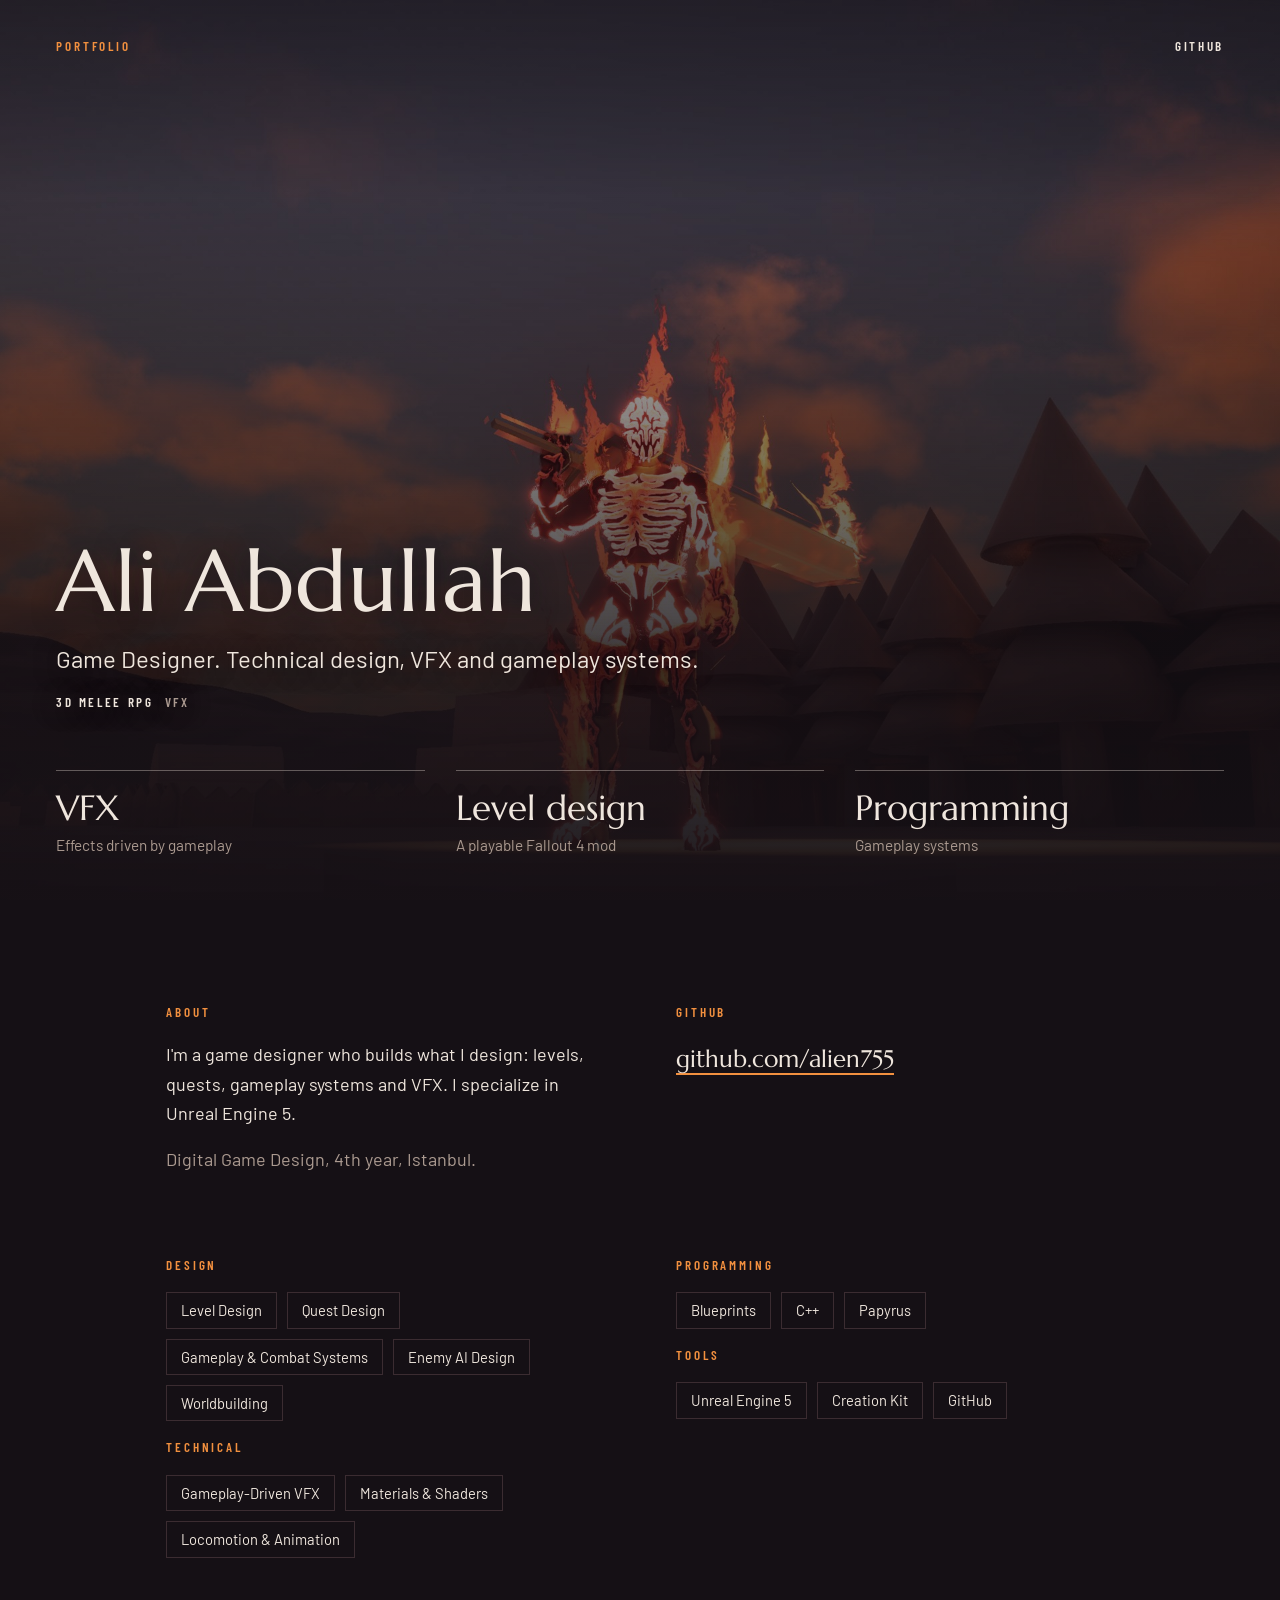
<file: index.html>
<!DOCTYPE html>
<html lang="en">
<head>
<meta charset="utf-8">
<meta name="viewport" content="width=device-width, initial-scale=1">
<title>Ali Abdullah Portfolio</title>
<meta name="description" content="Game Designer. Technical design, VFX and gameplay systems.">
<meta property="og:title" content="Ali Abdullah Portfolio">
<meta property="og:description" content="Game Designer. Technical design, VFX and gameplay systems.">
<meta property="og:image" content="https://alien755.github.io/portfolio/img/hero.jpg">
<link rel="stylesheet" href="https://fonts.googleapis.com/css2?family=Barlow:wght@400;500;600&family=Barlow+Condensed:wght@500;600&family=Marcellus&display=swap">
<link rel="stylesheet" href="styles.css?v=4">
</head>
<body>

<main>
  <section class="stage">
    <div class="slides" aria-hidden="true">
      <div class="slide is-on" style="background-image: url(img/home-demon.jpg); background-position: 50% 45%"></div>
      <div class="slide"></div>
    </div>
    <div class="scrim" aria-hidden="true"></div>

    <div class="stage-top">
      <span class="label">Portfolio</span>
      <a href="https://github.com/alien755">GitHub</a>
    </div>

    <div class="stage-body">
      <div class="stage-name">
        <h1>Ali Abdullah</h1>
        <p class="role">Game Designer. Technical design, VFX and gameplay systems.</p>
        <p class="now" id="now"><b>3D Melee RPG</b> &nbsp;VFX</p>
      </div>
      <nav class="doors" aria-label="Sections">
        <a class="door" href="vfx.html"><strong>VFX</strong><span>Effects driven by gameplay</span></a>
        <a class="door" href="level-design.html"><strong>Level design</strong><span>A playable Fallout 4 mod</span></a>
        <a class="door" href="programming.html"><strong>Programming</strong><span>Gameplay systems</span></a>
      </nav>
    </div>
  </section>

  <div class="page">
    <section class="about">
      <div>
        <span class="label">About</span>
        <p>I'm a game designer who builds what I design: levels, quests, gameplay systems and VFX. I specialize in Unreal Engine 5.</p>
        <p class="muted">Digital Game Design, 4th year, Istanbul.</p>
      </div>
      <div>
        <span class="label">GitHub</span>
        <p><a class="link" href="https://github.com/alien755">github.com/alien755</a></p>
      </div>
      <div>
        <span class="label">Design</span>
        <ul class="tags">
          <li>Level Design</li>
          <li>Quest Design</li>
          <li>Gameplay &amp; Combat Systems</li>
          <li>Enemy AI Design</li>
          <li>Worldbuilding</li>
        </ul>
        <span class="label">Technical</span>
        <ul class="tags">
          <li>Gameplay-Driven VFX</li>
          <li>Materials &amp; Shaders</li>
          <li>Locomotion &amp; Animation</li>
        </ul>
      </div>
      <div>
        <span class="label">Programming</span>
        <ul class="tags">
          <li>Blueprints</li>
          <li>C++</li>
          <li>Papyrus</li>
        </ul>
        <span class="label">Tools</span>
        <ul class="tags">
          <li>Unreal Engine 5</li>
          <li>Creation Kit</li>
          <li>GitHub</li>
        </ul>
      </div>
    </section>
  </div>
</main>

<script>
  (function () {
    var works = [
      { src: "img/home-demon.jpg", pos: "50% 45%", title: "3D Melee RPG", kind: "VFX" },
      { src: "img/ld-07.jpg", pos: "50% 45%", title: "Overkill Protocol", kind: "Level design" },
      { src: "img/hero.jpg", pos: "50% 62%", title: "3D Melee RPG", kind: "VFX" },
      { src: "img/ld-01.jpg", pos: "50% 52%", title: "Overkill Protocol", kind: "Level design" }
    ];
    var layers = document.querySelectorAll(".slide");
    var now = document.getElementById("now");
    var index = 0;
    var front = 0;

    function show(next) {
      var work = works[next];
      var picture = new Image();
      picture.onload = function () {
        var back = layers[1 - front];
        back.style.backgroundImage = "url(" + work.src + ")";
        back.style.backgroundPosition = work.pos;
        back.classList.add("is-on");
        layers[front].classList.remove("is-on");
        front = 1 - front;
        index = next;
        now.textContent = "";
        var title = document.createElement("b");
        title.textContent = work.title;
        now.appendChild(title);
        now.appendChild(document.createTextNode("  " + work.kind));
      };
      picture.src = work.src;
    }

    setInterval(function () {
      if (!document.hidden) { show((index + 1) % works.length); }
    }, 6000);
  })();
</script>

</body>
</html>
</file>
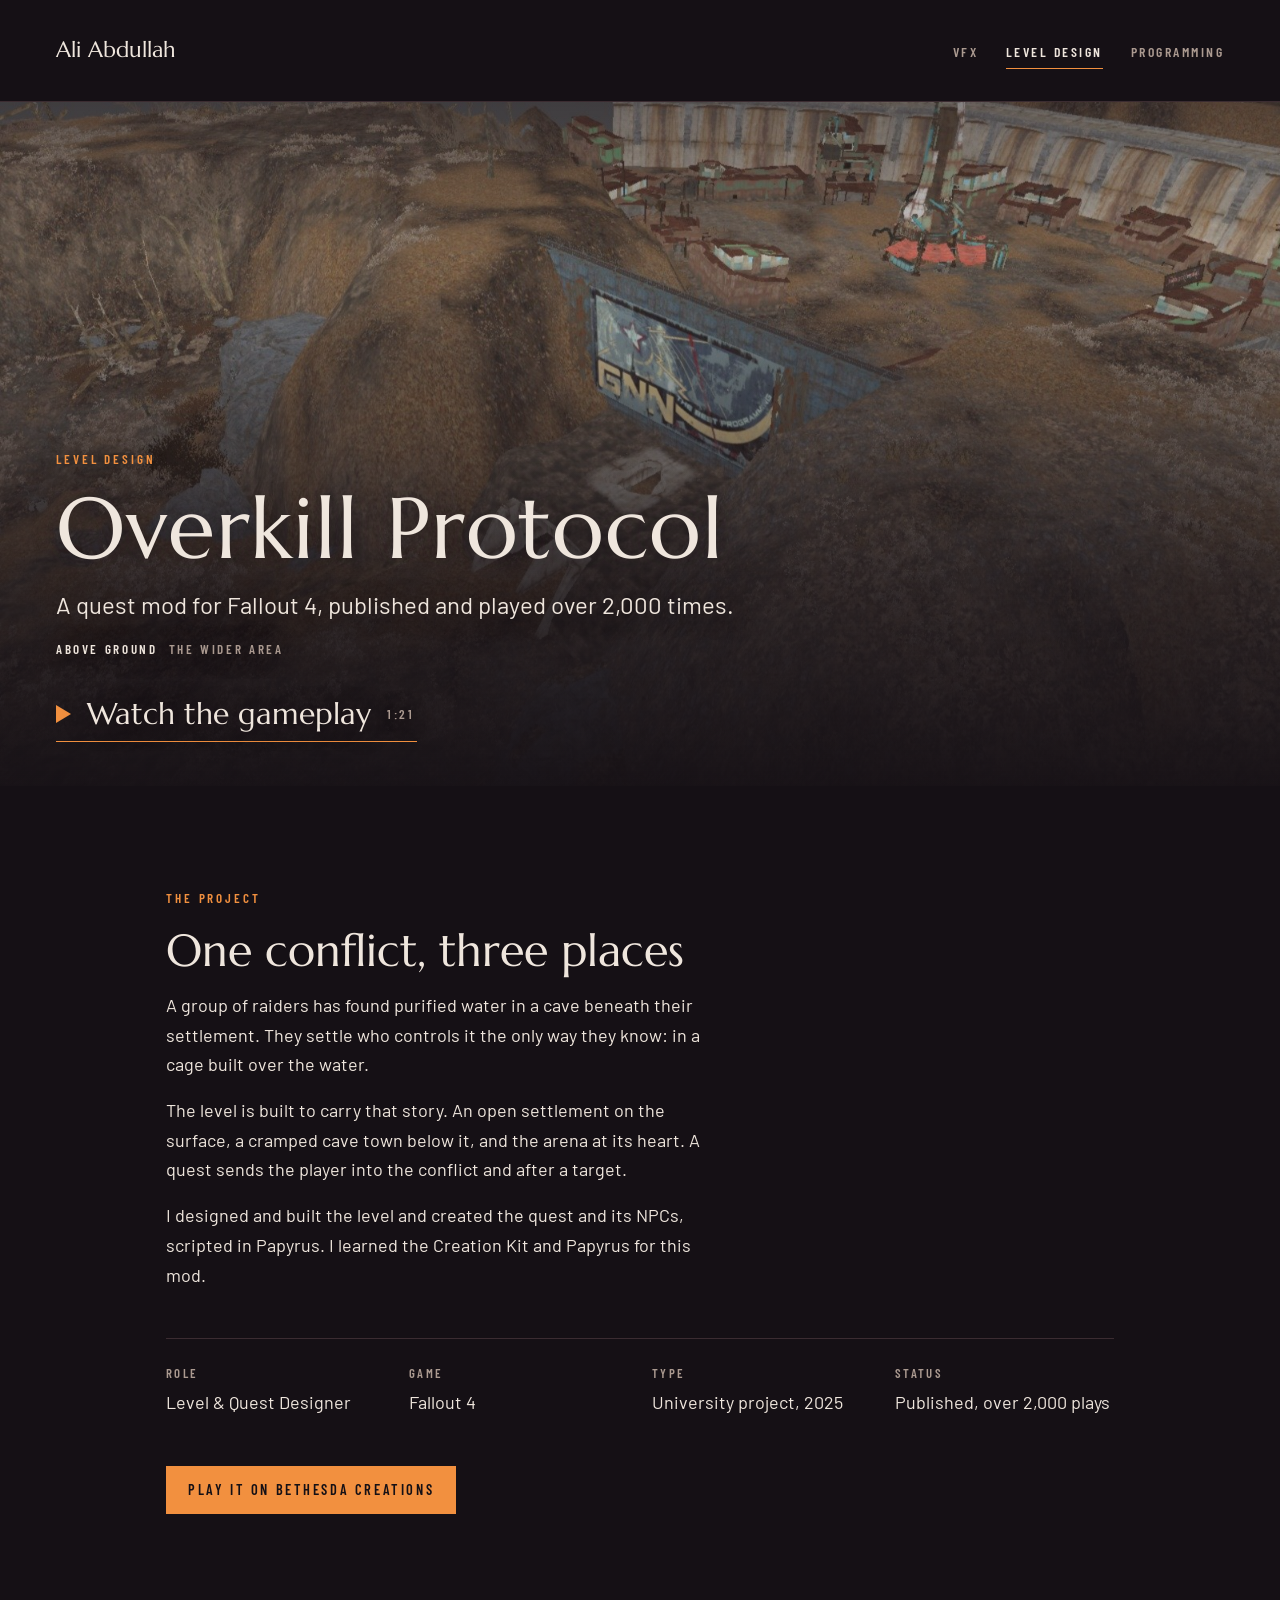
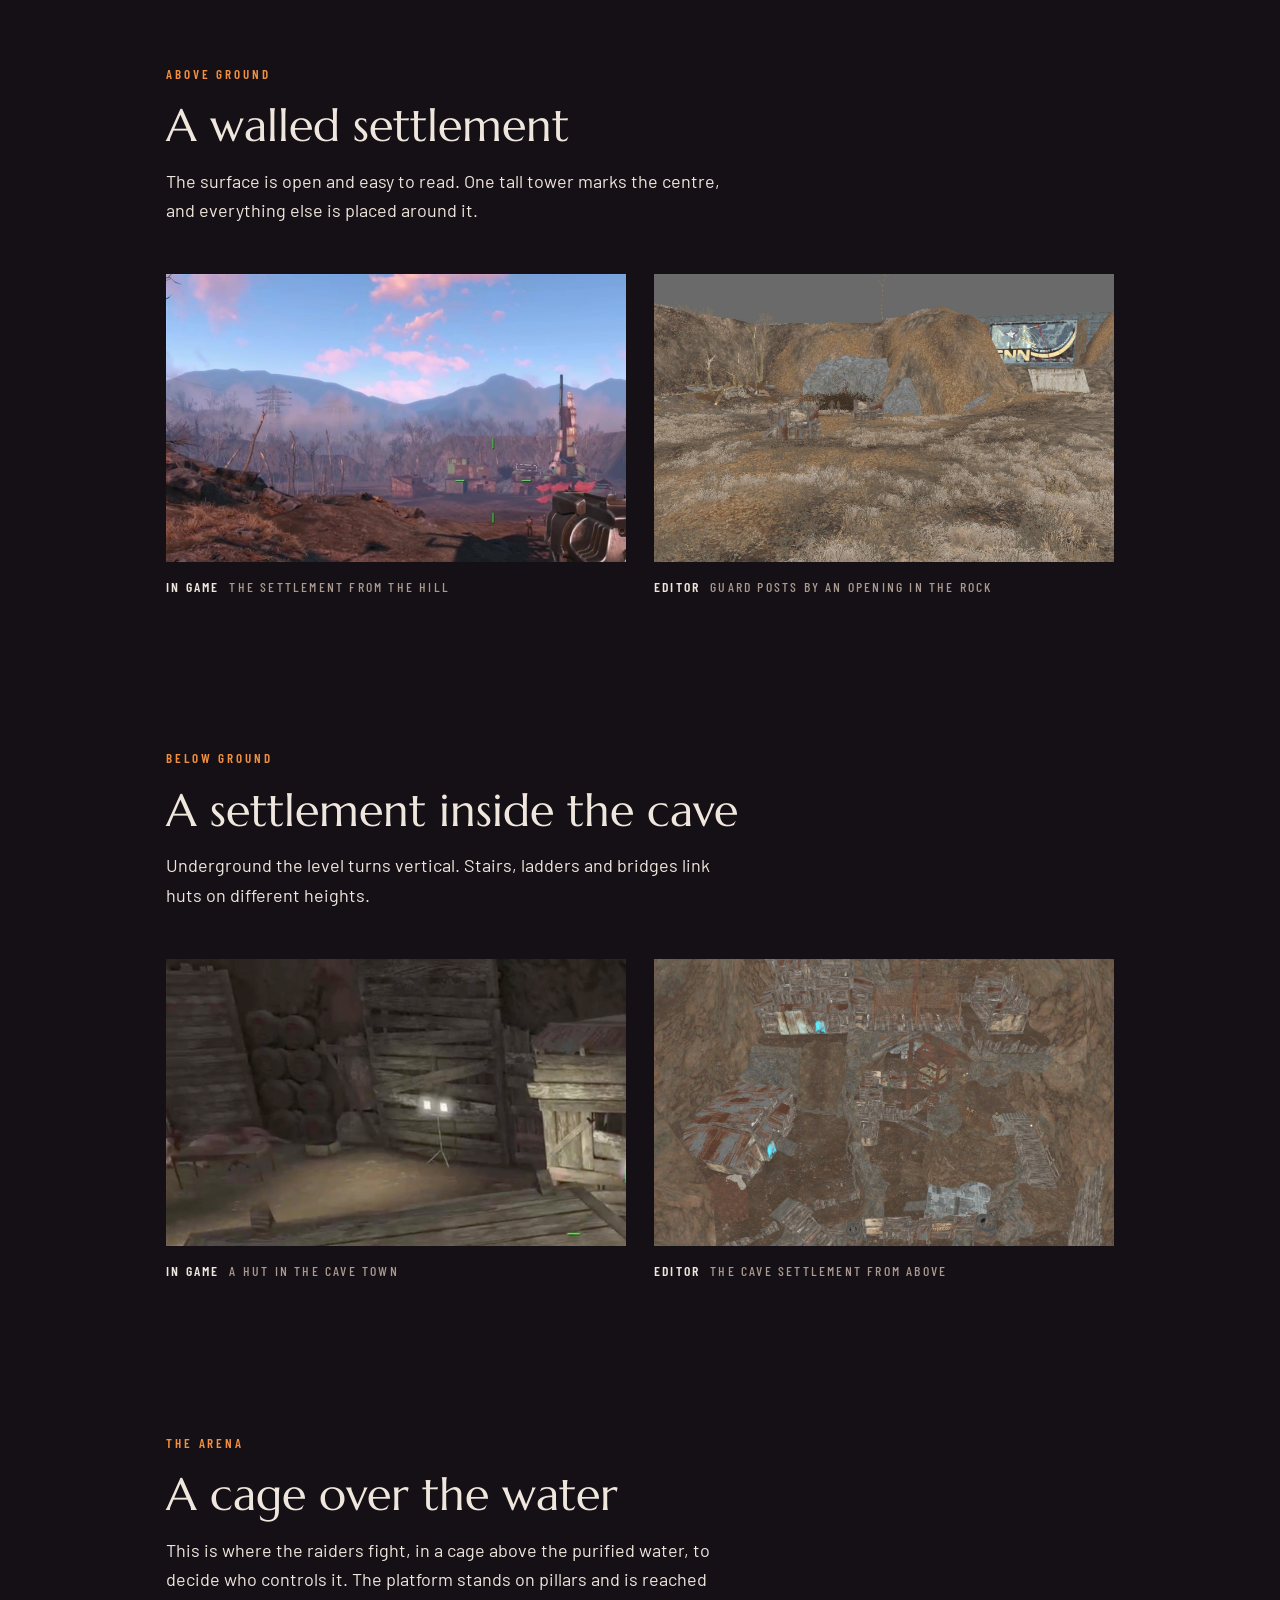
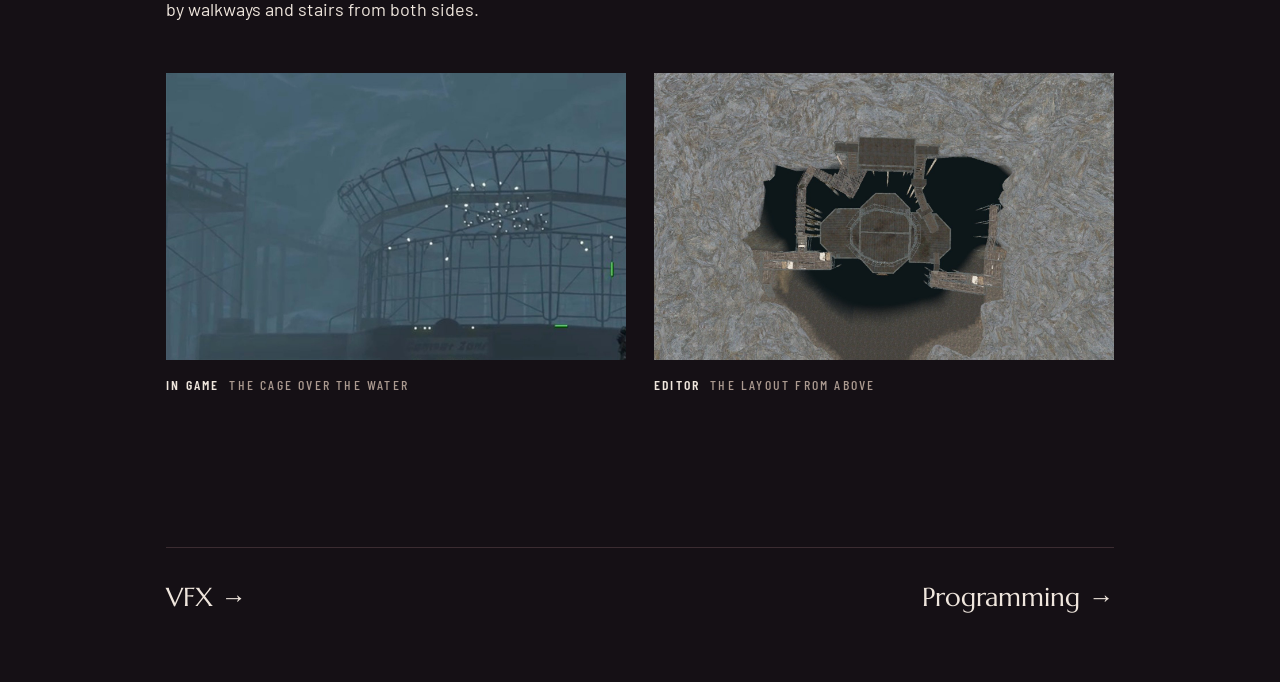
<file: level-design.html>
<!DOCTYPE html>
<html lang="en">
<head>
<meta charset="utf-8">
<meta name="viewport" content="width=device-width, initial-scale=1">
<title>Level design | Ali Abdullah</title>
<meta name="description" content="Overkill Protocol, a playable Fallout 4 mod. Level design: the map, its layout and how the spaces connect.">
<link rel="stylesheet" href="https://fonts.googleapis.com/css2?family=Barlow:wght@400;500;600&family=Barlow+Condensed:wght@500;600&family=Marcellus&display=swap">
<link rel="stylesheet" href="styles.css?v=4">
</head>
<body>

<header class="site-head">
  <a class="brand" href="index.html">Ali Abdullah</a>
  <nav class="site-nav" aria-label="Sections">
    <a href="vfx.html">VFX</a>
    <a href="level-design.html" aria-current="page">Level design</a>
    <a href="programming.html">Programming</a>
  </nav>
</header>

<section class="stage inner">
  <div class="slides" aria-hidden="true">
    <div class="slide is-on" style="background-image: url(img/ld-10.jpg); background-position: 50% 55%"></div>
    <div class="slide"></div>
  </div>
  <div class="scrim" aria-hidden="true"></div>
  <div class="stage-body">
    <div class="stage-name">
      <span class="label">Level design</span>
      <h1>Overkill Protocol</h1>
      <p class="role">A quest mod for Fallout 4, published and played over 2,000 times.</p>
      <p class="now" id="now"><b>Above ground</b> &nbsp;The wider area</p>
    </div>
    <button class="watch" type="button" id="watch">Watch the gameplay <span>1:21</span></button>
  </div>
</section>

<dialog class="theatre" id="theatre" aria-label="Gameplay video">
  <button class="shut" type="button" id="shut">Close</button>
  <video controls playsinline preload="none" poster="img/ld-video.jpg?v=2">
    <source src="video/overkill-highlights.mp4?v=6" type="video/mp4">
  </video>
</dialog>

<main class="page">

  <section class="block">
    <div class="head">
      <span class="label">The project</span>
      <h2>One conflict, three places</h2>
      <p>A group of raiders has found purified water in a cave beneath their settlement. They settle who controls it the only way they know: in a cage built over the water.</p>
      <p>The level is built to carry that story. An open settlement on the surface, a cramped cave town below it, and the arena at its heart. A quest sends the player into the conflict and after a target.</p>
      <p>I designed and built the level and created the quest and its NPCs, scripted in Papyrus. I learned the Creation Kit and Papyrus for this mod.</p>
    </div>
    <dl class="facts">
      <div><dt>Role</dt><dd>Level &amp; Quest Designer</dd></div>
      <div><dt>Game</dt><dd>Fallout 4</dd></div>
      <div><dt>Type</dt><dd>University project, 2025</dd></div>
      <div><dt>Status</dt><dd>Published, over 2,000 plays</dd></div>
    </dl>
    <a class="button" href="https://creations.bethesda.net/en/fallout4/details/65434721-ea05-40a7-bb97-c95710fe197f/fallout_4_University_project">Play it on Bethesda Creations</a>
  </section>

  <section class="block">
    <div class="head">
      <span class="label">Above ground</span>
      <h2>A walled settlement</h2>
      <p>The surface is open and easy to read. One tall tower marks the centre, and everything else is placed around it.</p>
    </div>
    <div class="pair">
      <figure class="still">
        <div class="frame wide"><img src="img/ld-bg-hill.jpg" alt="In game: the settlement and its tower seen from a hill at dusk."></div>
        <figcaption><b>In game</b>The settlement from the hill</figcaption>
      </figure>
      <figure class="still">
        <div class="frame wide"><img src="img/ld-09.jpg" alt="Dry grass and a hill with an opening in the rock, two barricade posts with small figures standing by them."></div>
        <figcaption><b>Editor</b>Guard posts by an opening in the rock</figcaption>
      </figure>
    </div>
  </section>

  <section class="block">
    <div class="head">
      <span class="label">Below ground</span>
      <h2>A settlement inside the cave</h2>
      <p>Underground the level turns vertical. Stairs, ladders and bridges link huts on different heights.</p>
    </div>
    <div class="pair">
      <figure class="still">
        <div class="frame wide"><img src="img/ld-bg-cave.jpg" alt="In game: a wooden hut and a floodlight on a deck in the cave town."></div>
        <figcaption><b>In game</b>A hut in the cave town</figcaption>
      </figure>
      <figure class="still">
        <div class="frame wide"><img src="img/ld-04.jpg" alt="Top-down view of the cave settlement: shacks, a central wooden tower and fenced ramps."></div>
        <figcaption><b>Editor</b>The cave settlement from above</figcaption>
      </figure>
    </div>
  </section>

  <section class="block">
    <div class="head">
      <span class="label">The arena</span>
      <h2>A cage over the water</h2>
      <p>This is where the raiders fight, in a cage above the purified water, to decide who controls it. The platform stands on pillars and is reached by walkways and stairs from both sides.</p>
    </div>
    <div class="pair">
      <figure class="still">
        <div class="frame wide"><img src="img/ld-bg-cage.jpg" alt="In game: the ring cage of the arena above the water, lit by small lamps."></div>
        <figcaption><b>In game</b>The cage over the water</figcaption>
      </figure>
      <figure class="still">
        <div class="frame wide"><img src="img/ld-06.jpg" alt="The arena cave from directly above: the octagonal platform, its ring cage and the walkways that lead to it."></div>
        <figcaption><b>Editor</b>The layout from above</figcaption>
      </figure>
    </div>
  </section>

  <nav class="next" aria-label="More work">
    <a href="vfx.html">VFX &rarr;</a>
    <a href="programming.html">Programming &rarr;</a>
  </nav>

</main>

<script>
  (function () {
    // The opening picture changes between the three areas of the level.
    var views = [
      { src: "img/ld-10.jpg", pos: "50% 55%", area: "Above ground", what: "The wider area" },
      { src: "img/ld-02.jpg", pos: "50% 50%", area: "Below ground", what: "The cave town" },
      { src: "img/ld-05.jpg", pos: "50% 50%", area: "The arena", what: "Walkways over the water" }
    ];
    var layers = document.querySelectorAll(".slide");
    var now = document.getElementById("now");
    var index = 0;
    var front = 0;
    function show(next) {
      var view = views[next];
      var picture = new Image();
      picture.onload = function () {
        var back = layers[1 - front];
        back.style.backgroundImage = "url(" + view.src + ")";
        back.style.backgroundPosition = view.pos;
        back.classList.add("is-on");
        layers[front].classList.remove("is-on");
        front = 1 - front;
        index = next;
        now.textContent = "";
        var area = document.createElement("b");
        area.textContent = view.area;
        now.appendChild(area);
        now.appendChild(document.createTextNode("  " + view.what));
      };
      picture.src = view.src;
    }
    setInterval(function () {
      if (!document.hidden) { show((index + 1) % views.length); }
    }, 5000);

    // The gameplay opens in its own box and stops when the box is closed.
    var theatre = document.getElementById("theatre");
    var clip = theatre.querySelector("video");
    document.getElementById("watch").addEventListener("click", function () {
      if (theatre.showModal) { theatre.showModal(); } else { theatre.setAttribute("open", ""); }
      clip.play();
    });
    function shut() { clip.pause(); if (theatre.close) { theatre.close(); } else { theatre.removeAttribute("open"); } }
    document.getElementById("shut").addEventListener("click", shut);
    theatre.addEventListener("click", function (event) { if (event.target === theatre) { shut(); } });
    theatre.addEventListener("close", function () { clip.pause(); });

    // The cave was recorded dark: measure each moment of the picture and lift the dark ones.
    var probe = document.createElement("canvas");
    probe.width = 32;
    probe.height = 20;
    var pen = probe.getContext("2d", { willReadFrequently: true });
    var gain = 1;
    clip.style.transition = "filter 0.6s ease";
    setInterval(function () {
      if (clip.paused || clip.ended) { return; }
      try {
        pen.drawImage(clip, 0, 0, 32, 20);
        var px = pen.getImageData(0, 0, 32, 20).data;
        var sum = 0;
        for (var i = 0; i < px.length; i += 4) { sum += 0.299 * px[i] + 0.587 * px[i + 1] + 0.114 * px[i + 2]; }
        var want = Math.max(1, Math.min(2.2, 50 / Math.max(sum / (px.length / 4), 1)));
        if (Math.abs(want - gain) > 0.15) {
          gain = want;
          clip.style.filter = gain > 1.05 ? "brightness(" + gain.toFixed(2) + ")" : "none";
        }
      } catch (e) { /* the picture stays as recorded */ }
    }, 400);
  })();
</script>

</body>
</html>
</file>
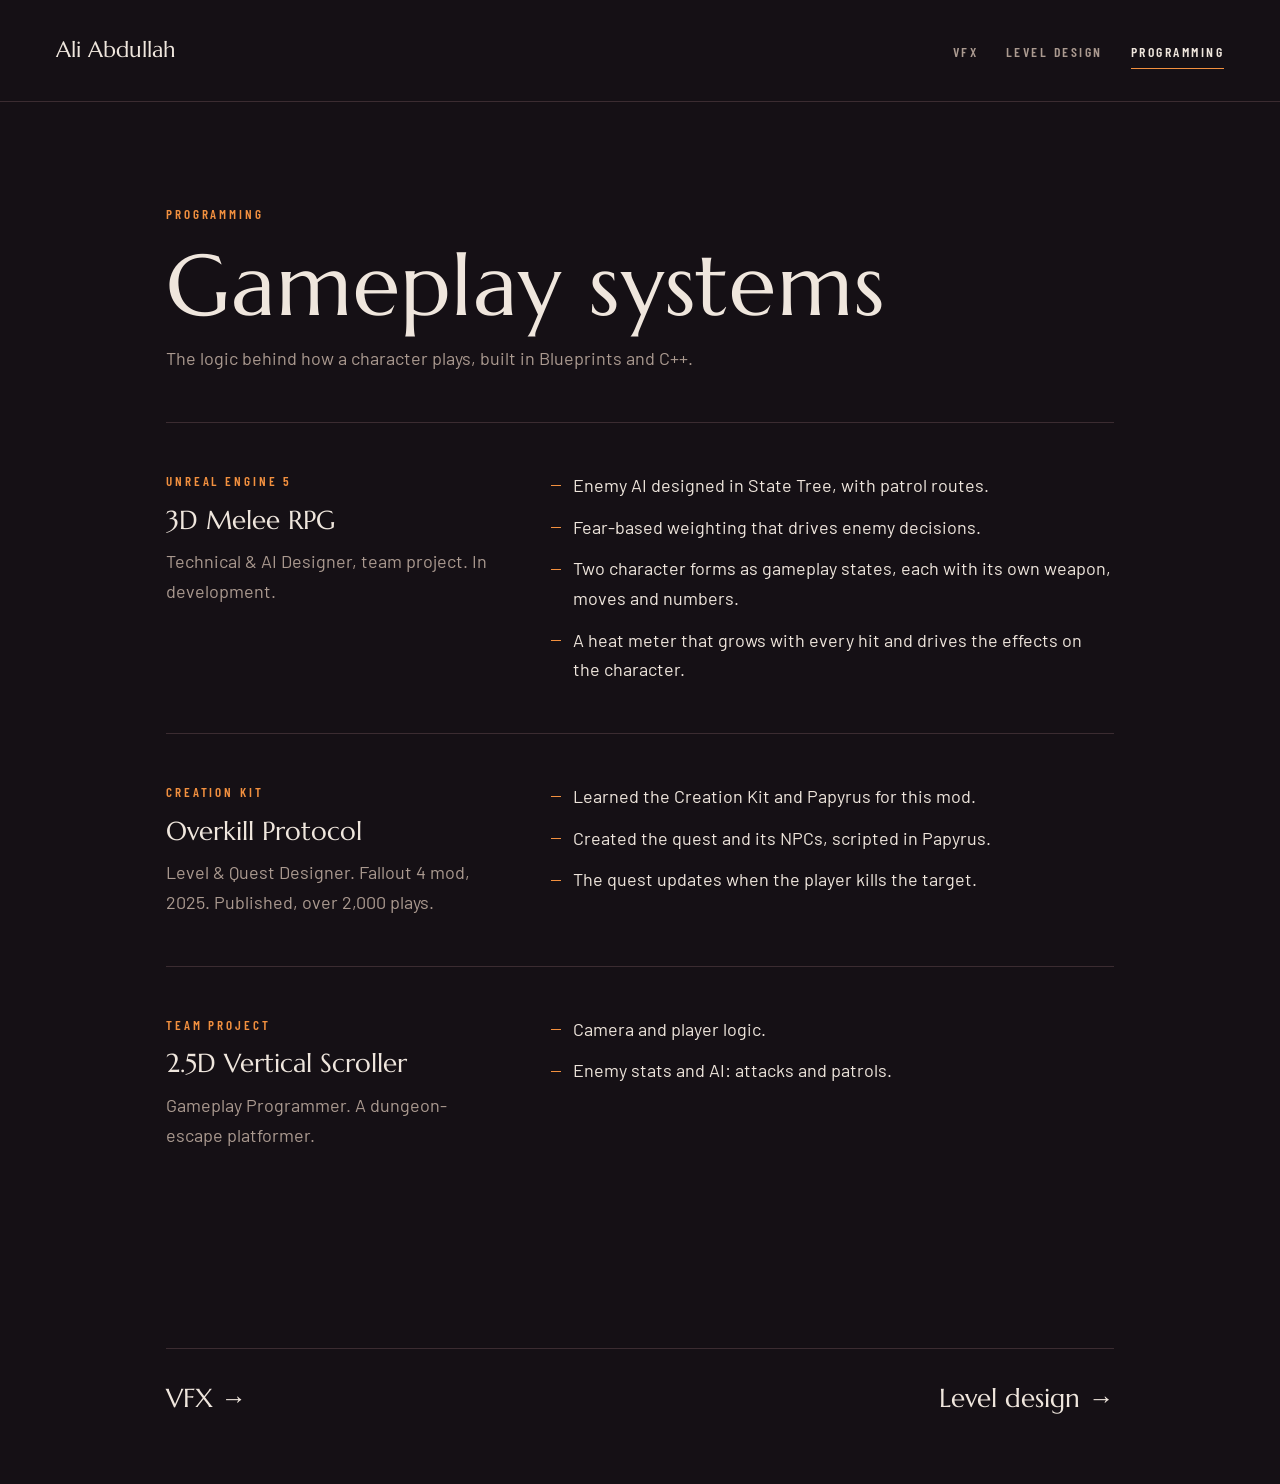
<file: programming.html>
<!DOCTYPE html>
<html lang="en">
<head>
<meta charset="utf-8">
<meta name="viewport" content="width=device-width, initial-scale=1">
<title>Programming | Ali Abdullah</title>
<meta name="description" content="Gameplay programming in Blueprints and C++: gameplay systems for a 3D melee RPG and a 2.5D platformer.">
<link rel="stylesheet" href="https://fonts.googleapis.com/css2?family=Barlow:wght@400;500;600&family=Barlow+Condensed:wght@500;600&family=Marcellus&display=swap">
<link rel="stylesheet" href="styles.css?v=4">
</head>
<body>

<header class="site-head">
  <a class="brand" href="index.html">Ali Abdullah</a>
  <nav class="site-nav" aria-label="Sections">
    <a href="vfx.html">VFX</a>
    <a href="level-design.html">Level design</a>
    <a href="programming.html" aria-current="page">Programming</a>
  </nav>
</header>

<main class="page">

  <section class="block">
    <div class="head">
      <span class="label">Programming</span>
      <h1>Gameplay systems</h1>
      <p class="lede">The logic behind how a character plays, built in Blueprints and C++.</p>
    </div>

    <div class="entries">
      <article class="entry">
        <div>
          <span class="label">Unreal Engine 5</span>
          <h3>3D Melee RPG</h3>
          <p class="muted">Technical &amp; AI Designer, team project. In development.</p>
        </div>
        <div>
          <ul class="plain">
            <li>Enemy AI designed in State Tree, with patrol routes.</li>
            <li>Fear-based weighting that drives enemy decisions.</li>
            <li>Two character forms as gameplay states, each with its own weapon, moves and numbers.</li>
            <li>A heat meter that grows with every hit and drives the effects on the character.</li>
          </ul>
        </div>
      </article>

      <article class="entry">
        <div>
          <span class="label">Creation Kit</span>
          <h3>Overkill Protocol</h3>
          <p class="muted">Level &amp; Quest Designer. Fallout 4 mod, 2025. Published, over 2,000 plays.</p>
        </div>
        <div>
          <ul class="plain">
            <li>Learned the Creation Kit and Papyrus for this mod.</li>
            <li>Created the quest and its NPCs, scripted in Papyrus.</li>
            <li>The quest updates when the player kills the target.</li>
          </ul>
        </div>
      </article>

      <article class="entry">
        <div>
          <span class="label">Team project</span>
          <h3>2.5D Vertical Scroller</h3>
          <p class="muted">Gameplay Programmer. A dungeon-escape platformer.</p>
        </div>
        <div>
          <ul class="plain">
            <li>Camera and player logic.</li>
            <li>Enemy stats and AI: attacks and patrols.</li>
          </ul>
        </div>
      </article>
    </div>
  </section>

  <nav class="next" aria-label="More work">
    <a href="vfx.html">VFX &rarr;</a>
    <a href="level-design.html">Level design &rarr;</a>
  </nav>

</main>

</body>
</html>
</file>
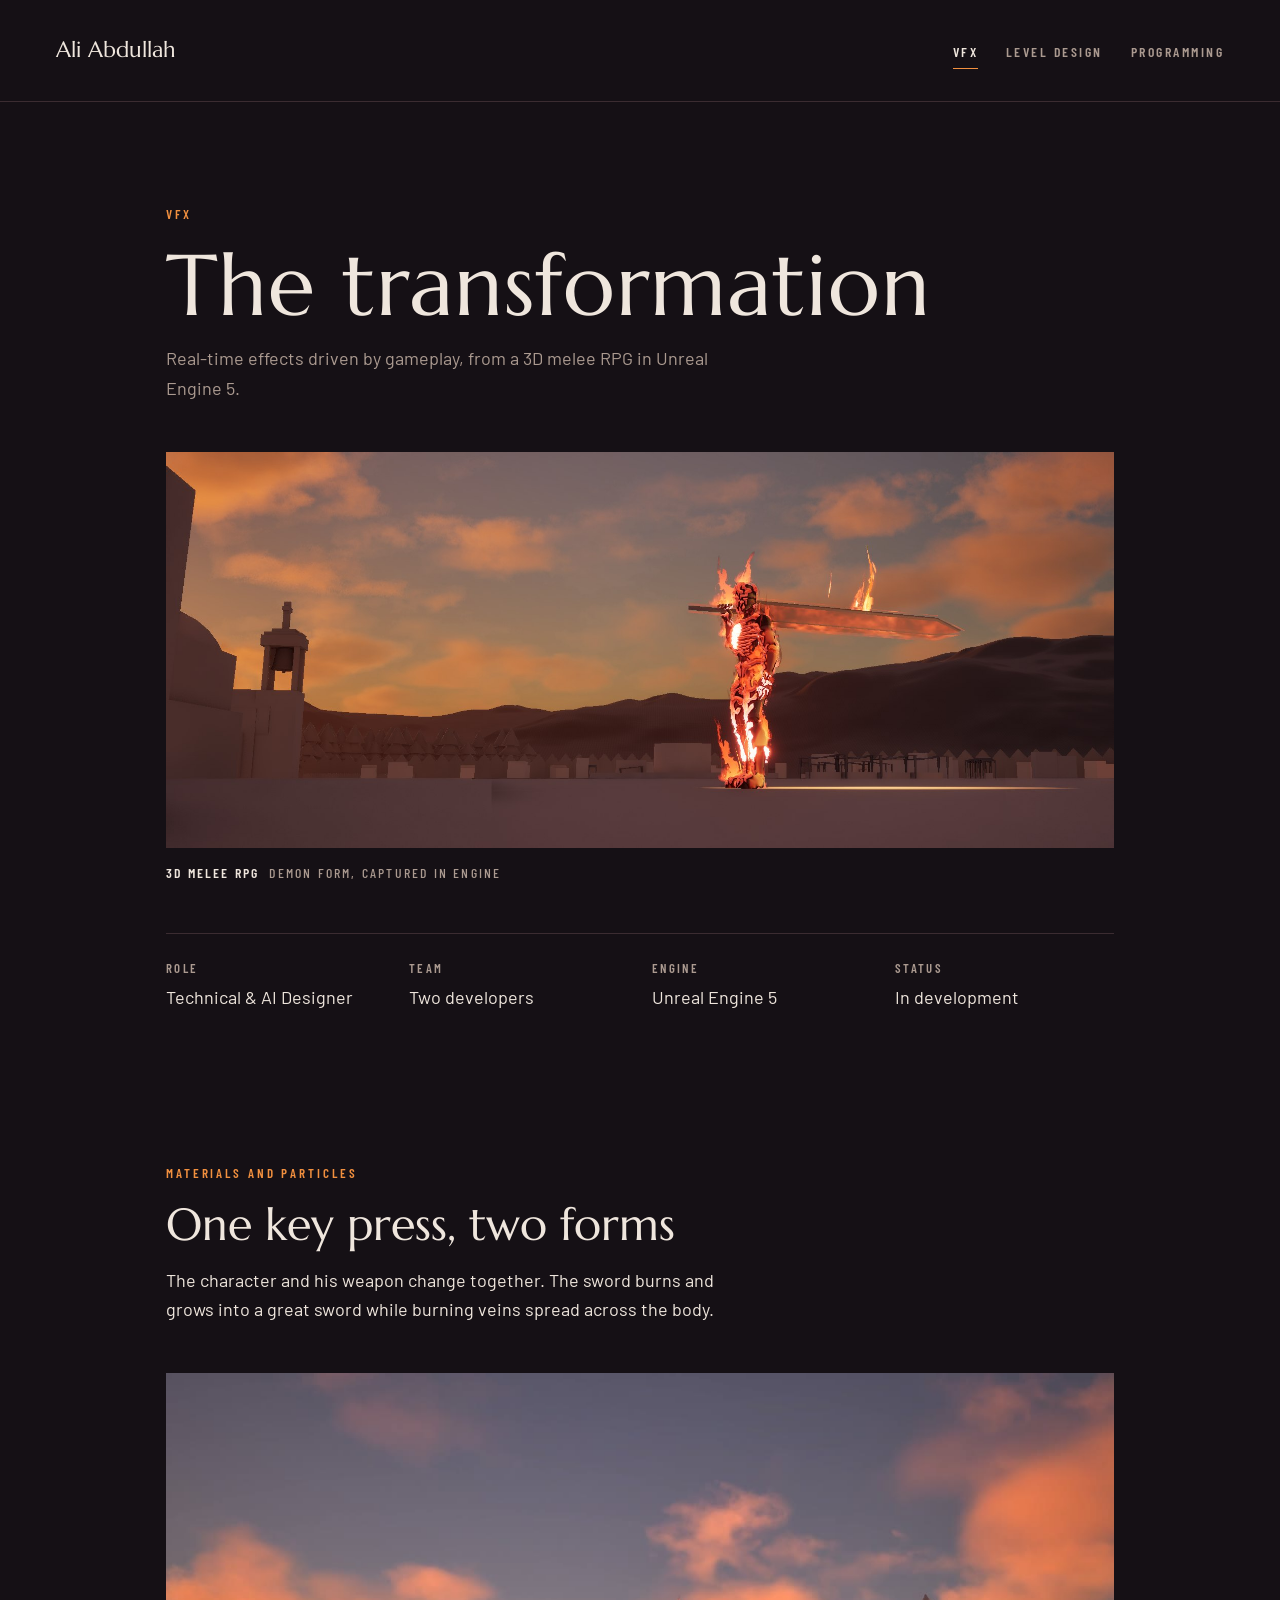
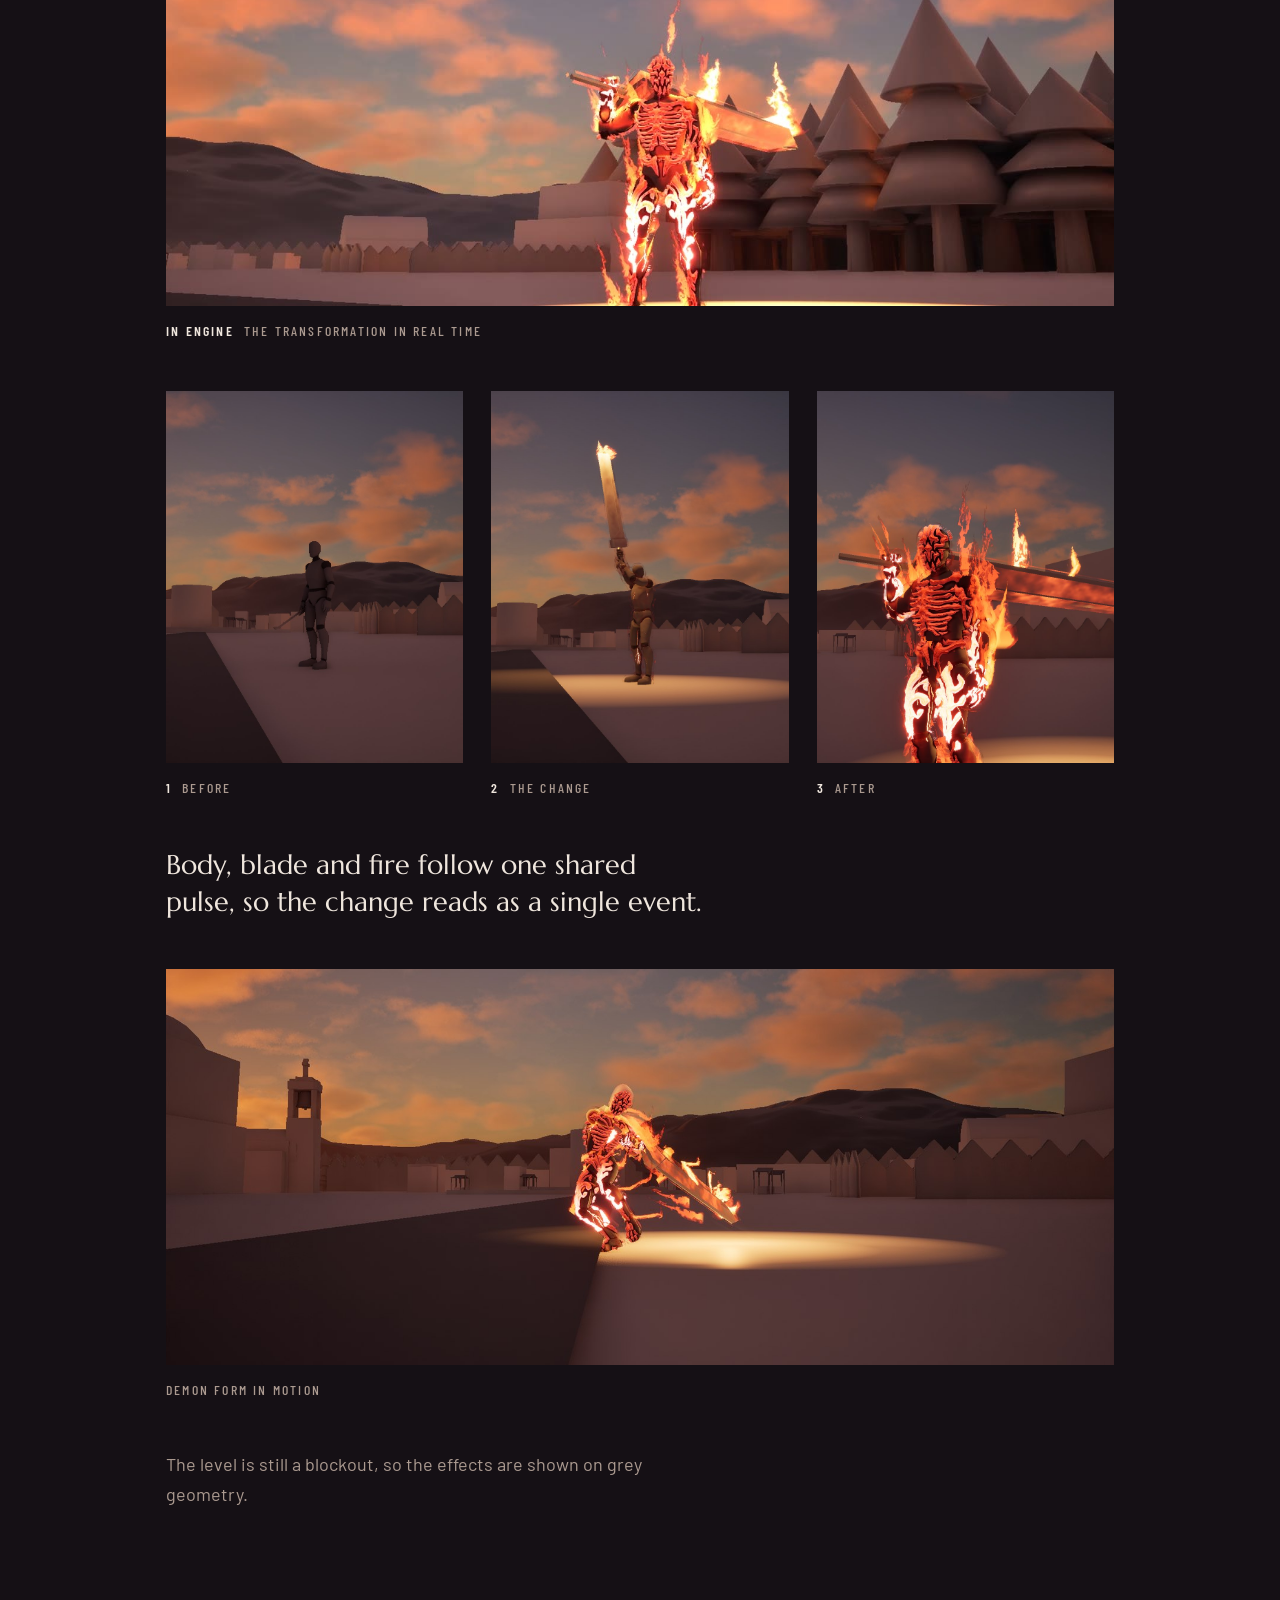
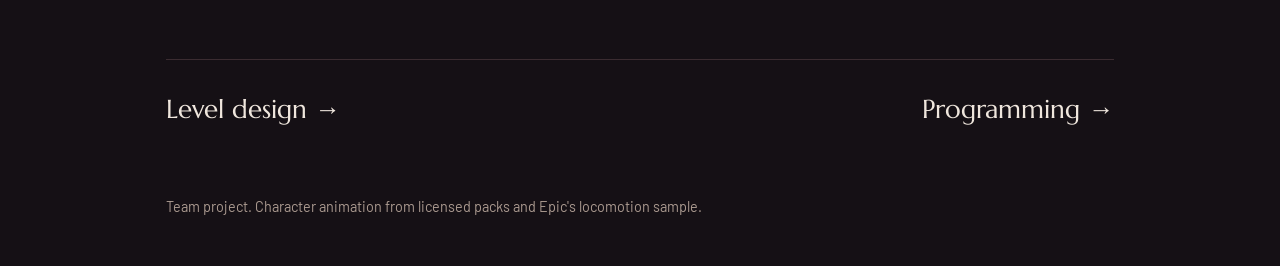
<file: vfx.html>
<!DOCTYPE html>
<html lang="en">
<head>
<meta charset="utf-8">
<meta name="viewport" content="width=device-width, initial-scale=1">
<title>VFX | Ali Abdullah</title>
<meta name="description" content="Real-time VFX driven by gameplay: the demon transformation from a 3D melee RPG in Unreal Engine 5.">
<link rel="stylesheet" href="https://fonts.googleapis.com/css2?family=Barlow:wght@400;500;600&family=Barlow+Condensed:wght@500;600&family=Marcellus&display=swap">
<link rel="stylesheet" href="styles.css?v=4">
</head>
<body>

<header class="site-head">
  <a class="brand" href="index.html">Ali Abdullah</a>
  <nav class="site-nav" aria-label="Sections">
    <a href="vfx.html" aria-current="page">VFX</a>
    <a href="level-design.html">Level design</a>
    <a href="programming.html">Programming</a>
  </nav>
</header>

<main class="page">

  <section class="block">
    <div class="head">
      <span class="label">VFX</span>
      <h1>The transformation</h1>
      <p class="lede">Real-time effects driven by gameplay, from a 3D melee RPG in Unreal Engine 5.</p>
    </div>
    <figure class="still">
      <div class="frame scope"><img src="img/vfx-opening.jpg" alt="Wide low view at sunset: the burning demon figure with his flaming great sword, a bell tower behind him." style="object-position: 50% 50%"></div>
      <figcaption><b>3D Melee RPG</b>Demon form, captured in engine</figcaption>
    </figure>
    <dl class="facts">
      <div><dt>Role</dt><dd>Technical &amp; AI Designer</dd></div>
      <div><dt>Team</dt><dd>Two developers</dd></div>
      <div><dt>Engine</dt><dd>Unreal Engine 5</dd></div>
      <div><dt>Status</dt><dd>In development</dd></div>
    </dl>
  </section>

  <section class="block">
    <div class="head">
      <span class="label">Materials and particles</span>
      <h2>One key press, two forms</h2>
      <p>The character and his weapon change together. The sword burns and grows into a great sword while burning veins spread across the body.</p>
    </div>
    <figure class="still">
      <div class="frame clip"><video class="loop" autoplay muted loop playsinline preload="auto" poster="img/transformation-poster.jpg">
        <source src="video/transformation.mp4" type="video/mp4">
      </video></div>
      <figcaption><b>In engine</b>The transformation in real time</figcaption>
    </figure>
    <div class="strip">
      <figure class="still">
        <div class="frame tall"><img src="img/change-1.jpg" alt="A plain grey fighter stands with a small sword held low."></div>
        <figcaption><b>1</b>Before</figcaption>
      </figure>
      <figure class="still">
        <div class="frame tall"><img src="img/change-2.jpg" alt="The fighter holds a huge glowing sword straight overhead, flame at its tip."></div>
        <figcaption><b>2</b>The change</figcaption>
      </figure>
      <figure class="still">
        <div class="frame tall"><img src="img/change-3.jpg" alt="Close view of the demon form: glowing ribs and face, flames rising from the great sword on his shoulder."></div>
        <figcaption><b>3</b>After</figcaption>
      </figure>
    </div>
    <p class="aside">Body, blade and fire follow one shared pulse, so the change reads as a single event.</p>
    <figure class="still">
      <div class="frame scope"><img src="img/heat.jpg" alt="The demon form sweeps the great sword low, fire streaks trailing behind the blade." style="object-position: 50% 70%"></div>
      <figcaption>Demon form in motion</figcaption>
    </figure>
    <p class="muted">The level is still a blockout, so the effects are shown on grey geometry.</p>
  </section>

  <nav class="next" aria-label="More work">
    <a href="level-design.html">Level design &rarr;</a>
    <a href="programming.html">Programming &rarr;</a>
  </nav>

</main>

<script>
  // The clip plays like a moving picture; viewers who ask for less motion get it paused, with controls.
  (function () {
    var clip = document.querySelector("video.loop");
    if (clip && window.matchMedia && window.matchMedia("(prefers-reduced-motion: reduce)").matches) {
      clip.removeAttribute("autoplay");
      clip.pause();
      clip.setAttribute("controls", "");
    }
  })();
</script>

<footer class="site-foot">
  <p>Team project. Character animation from licensed packs and Epic's locomotion sample.</p>
</footer>

</body>
</html>
</file>
<file: styles.css>
/* Layout: a full-screen stage of changing stills on the first page; every other page is one quiet column of film stills with a few lines of text. */
:root {
  color-scheme: dark;
  --bg: #151015;
  --bg-rgb: 21, 16, 21;
  --bg-raised: #1e171c;
  --line: #3b2c31;
  --fg: #efe6dd;
  --muted: #ab9a90;
  --ember: #f2903f;
  --display: "Marcellus", Georgia, "Times New Roman", serif;
  --body: "Barlow", "Segoe UI", system-ui, sans-serif;
  --label: "Barlow Condensed", "Arial Narrow", "Segoe UI", sans-serif;
  --gutter: clamp(20px, 5vw, 56px);
  --gap-section: clamp(72px, 12vw, 150px);
  --gap-block: clamp(28px, 4.5vw, 48px);
}
* { box-sizing: border-box; }
html { scroll-behavior: smooth; }
body {
  margin: 0;
  background: var(--bg);
  color: var(--fg);
  font-family: var(--body);
  font-size: 18px;
  line-height: 1.65;
}
img { max-width: 100%; }
h1, h2, h3, p, figure, dl, dd, ul { margin: 0; }
h1, h2, h3 { font-family: var(--display); font-weight: 400; text-wrap: balance; }
h1 { font-size: clamp(2.8rem, 9vw, 5.4rem); line-height: 1; letter-spacing: 0.01em; }
h2 { font-size: clamp(1.9rem, 5vw, 2.8rem); line-height: 1.1; }
h3 { font-size: clamp(1.3rem, 3vw, 1.6rem); line-height: 1.2; }
p { max-width: 56ch; }
a { color: inherit; }
a:focus-visible, button:focus-visible { outline: 2px solid var(--ember); outline-offset: 4px; }
.label {
  font-family: var(--label);
  font-weight: 600;
  font-size: 0.82rem;
  letter-spacing: 0.22em;
  text-transform: uppercase;
  color: var(--ember);
}
.muted { color: var(--muted); }

/* ---------- First page: the stage ---------- */
.stage {
  position: relative;
  min-height: 100vh;
  min-height: 100svh;
  display: flex;
  flex-direction: column;
  justify-content: space-between;
  gap: 40px;
  padding: clamp(20px, 3.5vw, 36px) var(--gutter) clamp(24px, 4vw, 44px);
  overflow: hidden;
  isolation: isolate;
}
.slides, .slide, .scrim { position: absolute; inset: 0; }
.slides { z-index: -2; background: var(--bg-raised); }
.slide {
  background-size: cover;
  background-position: 50% 50%;
  opacity: 0;
  transition: opacity 1.8s ease;
  will-change: opacity, transform;
  animation: drift 16s ease-in-out infinite alternate;
}
.slide.is-on { opacity: 1; }
@keyframes drift { from { transform: scale(1.03); } to { transform: scale(1.13); } }
.scrim {
  z-index: -1;
  background:
    linear-gradient(to top, rgba(var(--bg-rgb), 0.97) 0%, rgba(var(--bg-rgb), 0.78) 30%, rgba(var(--bg-rgb), 0.45) 58%, rgba(var(--bg-rgb), 0.2) 78%, rgba(var(--bg-rgb), 0.5) 100%);
}
.stage-top { display: flex; justify-content: space-between; align-items: center; gap: 20px; }
.stage-top a, .now {
  font-family: var(--label);
  font-weight: 600;
  font-size: 0.82rem;
  letter-spacing: 0.2em;
  text-transform: uppercase;
  text-decoration: none;
}
.stage-top a:hover { color: var(--ember); }
.stage-body { display: flex; flex-direction: column; gap: clamp(28px, 5vw, 56px); }
.stage-name { display: flex; flex-direction: column; gap: 14px; text-shadow: 0 2px 24px rgba(var(--bg-rgb), 0.7); }
.stage-name .role { font-size: clamp(1.15rem, 2.8vw, 1.5rem); }
.now { color: var(--muted); min-height: 1.4em; max-width: none; transition: opacity 0.6s ease; }
.now b { color: var(--fg); font-weight: 600; }
.doors { display: grid; grid-template-columns: repeat(3, minmax(0, 1fr)); gap: clamp(14px, 2.4vw, 32px); }
.door {
  display: flex;
  flex-direction: column;
  gap: 6px;
  min-width: 0;
  padding-top: 18px;
  border-top: 1px solid rgba(239, 230, 221, 0.35);
  text-decoration: none;
  transition: border-color 0.25s ease, color 0.25s ease;
}
.door strong { font-family: var(--display); font-weight: 400; font-size: clamp(1.5rem, 3.6vw, 2.2rem); line-height: 1.1; }
.door span { color: var(--muted); font-size: 0.96rem; line-height: 1.45; }
.door:hover { border-top-color: var(--ember); color: var(--ember); }

/* ---------- Inner pages ---------- */
.site-head {
  display: flex;
  flex-wrap: wrap;
  justify-content: space-between;
  align-items: baseline;
  gap: 12px 32px;
  padding: clamp(20px, 3.5vw, 32px) var(--gutter);
  border-bottom: 1px solid var(--line);
}
.brand { font-family: var(--display); font-size: 1.35rem; text-decoration: none; }
.site-nav { display: flex; flex-wrap: wrap; gap: 8px 28px; }
.site-nav a {
  font-family: var(--label);
  font-weight: 600;
  font-size: 0.86rem;
  letter-spacing: 0.18em;
  text-transform: uppercase;
  text-decoration: none;
  color: var(--muted);
  padding-bottom: 4px;
  border-bottom: 1px solid transparent;
}
.site-nav a:hover { color: var(--fg); }
.site-nav a[aria-current="page"] { color: var(--fg); border-bottom-color: var(--ember); }

.page {
  max-width: 1060px;
  margin-inline: auto;
  padding-inline: var(--gutter);
  padding-block: clamp(48px, 8vw, 104px) 64px;
  display: flex;
  flex-direction: column;
  gap: var(--gap-section);
}
.block { display: flex; flex-direction: column; gap: var(--gap-block); }
.head { display: flex; flex-direction: column; gap: 16px; }
.lede { color: var(--muted); }

.still { display: flex; flex-direction: column; gap: 14px; min-width: 0; }
.frame { overflow: hidden; background: var(--bg-raised); max-width: 100%; }
.frame img { display: block; width: 100%; height: 100%; object-fit: cover; }
.frame.scope { aspect-ratio: 2.39 / 1; }
.frame.wide { aspect-ratio: 16 / 10; }
.frame.tall { aspect-ratio: 4 / 5; }
/* Inner pages can open with a smaller stage of changing pictures. */
.stage.inner { min-height: min(76vh, 720px); justify-content: flex-end; }
.stage.inner .stage-body { align-items: flex-start; gap: clamp(22px, 3.5vw, 36px); }
.watch {
  display: inline-flex;
  align-items: center;
  gap: 16px;
  font-family: var(--display);
  font-size: clamp(1.3rem, 3.2vw, 1.9rem);
  line-height: 1.2;
  color: var(--fg);
  background: none;
  border: 0;
  border-bottom: 1px solid var(--ember);
  padding: 0 2px 8px 0;
  cursor: pointer;
  text-shadow: 0 2px 24px rgba(var(--bg-rgb), 0.7);
  transition: color 0.25s ease;
}
.watch::before {
  content: "";
  flex: none;
  width: 0;
  height: 0;
  border-style: solid;
  border-width: 9px 0 9px 15px;
  border-color: transparent transparent transparent var(--ember);
}
.watch span { font-family: var(--label); font-weight: 600; font-size: 0.82rem; letter-spacing: 0.2em; color: var(--muted); }
.watch:hover { color: var(--ember); }

/* The box the gameplay plays in. */
.theatre {
  width: min(1100px, 94vw);
  max-width: none;
  max-height: none;
  padding: 0;
  border: 0;
  background: #000;
  color: var(--fg);
  overflow: visible;
}
.theatre::backdrop { background: rgba(var(--bg-rgb), 0.9); }
.theatre video { display: block; width: 100%; aspect-ratio: 16 / 10; max-height: 82vh; background: #000; }
.shut {
  position: absolute;
  right: 0;
  bottom: 100%;
  margin-bottom: 10px;
  font-family: var(--label);
  font-weight: 600;
  font-size: 0.86rem;
  letter-spacing: 0.2em;
  text-transform: uppercase;
  color: var(--fg);
  background: none;
  border: 0;
  border-bottom: 1px solid var(--ember);
  padding: 0 0 4px;
  cursor: pointer;
}
.shut:hover { color: var(--ember); }
.frame video { display: block; width: 100%; height: 100%; object-fit: contain; background: #000; }
.still figcaption {
  font-family: var(--label);
  font-weight: 500;
  font-size: 0.86rem;
  letter-spacing: 0.16em;
  text-transform: uppercase;
  color: var(--muted);
}
.still figcaption b { color: var(--fg); font-weight: 600; margin-right: 10px; }

.facts {
  display: grid;
  grid-template-columns: repeat(4, minmax(0, 1fr));
  gap: 24px;
  border-top: 1px solid var(--line);
  padding-top: 24px;
}
.facts div { display: flex; flex-direction: column; gap: 4px; min-width: 0; }
.facts dt { font-family: var(--label); font-weight: 600; font-size: 0.8rem; letter-spacing: 0.18em; text-transform: uppercase; color: var(--muted); }

.strip { display: grid; grid-template-columns: repeat(3, minmax(0, 1fr)); gap: clamp(12px, 2.4vw, 28px); }
.pair { display: grid; grid-template-columns: repeat(2, minmax(0, 1fr)); gap: clamp(20px, 3.4vw, 40px) clamp(12px, 2.4vw, 28px); }
.aside { font-family: var(--display); font-size: clamp(1.25rem, 3vw, 1.7rem); line-height: 1.35; max-width: 30ch; text-wrap: balance; }

.plain { list-style: none; padding: 0; display: flex; flex-direction: column; gap: 12px; max-width: 56ch; }
.plain li { padding-left: 22px; position: relative; }
.plain li::before { content: ""; position: absolute; left: 0; top: 0.8em; width: 10px; height: 1px; background: var(--ember); }

.button {
  align-self: flex-start;
  font-family: var(--label);
  font-weight: 600;
  font-size: 0.9rem;
  letter-spacing: 0.18em;
  text-transform: uppercase;
  text-decoration: none;
  color: var(--bg);
  background: var(--ember);
  padding: 12px 22px;
  transition: background 0.2s ease;
}
.button:hover { background: var(--fg); }

.entries { display: flex; flex-direction: column; }
.entry {
  display: grid;
  grid-template-columns: minmax(0, 4fr) minmax(0, 7fr);
  gap: 16px clamp(24px, 5vw, 64px);
  padding-block: clamp(28px, 4.5vw, 48px);
  border-top: 1px solid var(--line);
}
.entry > div { display: flex; flex-direction: column; gap: 12px; min-width: 0; }

.about { display: grid; grid-template-columns: repeat(2, minmax(0, 1fr)); gap: clamp(40px, 7vw, 80px) clamp(32px, 6vw, 72px); }
.about > div { min-width: 0; display: flex; flex-direction: column; gap: 16px; }
.tags { list-style: none; padding: 0; display: flex; flex-wrap: wrap; gap: 10px; }
.tags li { border: 1px solid var(--line); padding: 5px 14px; font-size: 0.92rem; }
.link { font-family: var(--display); font-size: clamp(1.15rem, 3.4vw, 1.5rem); text-decoration-color: var(--ember); text-underline-offset: 6px; overflow-wrap: anywhere; }
.link:hover { color: var(--ember); }

.next { display: flex; flex-wrap: wrap; justify-content: space-between; gap: 16px 32px; border-top: 1px solid var(--line); padding-top: 28px; }
.next a { font-family: var(--display); font-size: clamp(1.2rem, 3vw, 1.6rem); text-decoration: none; }
.next a:hover { color: var(--ember); }
.site-foot { color: var(--muted); font-size: 0.9rem; padding: 0 var(--gutter) 48px; max-width: 1060px; margin-inline: auto; }
.site-foot p { max-width: 70ch; }

@media (max-width: 760px) {
  body { font-size: 17px; }
  .doors { grid-template-columns: minmax(0, 1fr); gap: 4px; }
  .door { flex-direction: row; align-items: baseline; justify-content: space-between; gap: 16px; padding-block: 14px; }
  .door span { text-align: right; font-size: 0.88rem; }
  .frame.scope { aspect-ratio: 16 / 9; }
  .facts { grid-template-columns: repeat(2, minmax(0, 1fr)); }
  .about, .entry { grid-template-columns: minmax(0, 1fr); }
}
@media (max-width: 560px) {
  .strip, .pair { grid-template-columns: minmax(0, 1fr); gap: 28px; }
  .frame.tall { aspect-ratio: 1 / 1; }
}
@media (prefers-reduced-motion: reduce) {
  html { scroll-behavior: auto; }
  .slide { animation: none; transition-duration: 0.01s; }
}

/* A short looping clip shown like a moving picture. */
.frame.clip { aspect-ratio: 16 / 9; }
.frame.clip video { display: block; width: 100%; height: 100%; object-fit: cover; background: #000; }
</file>
